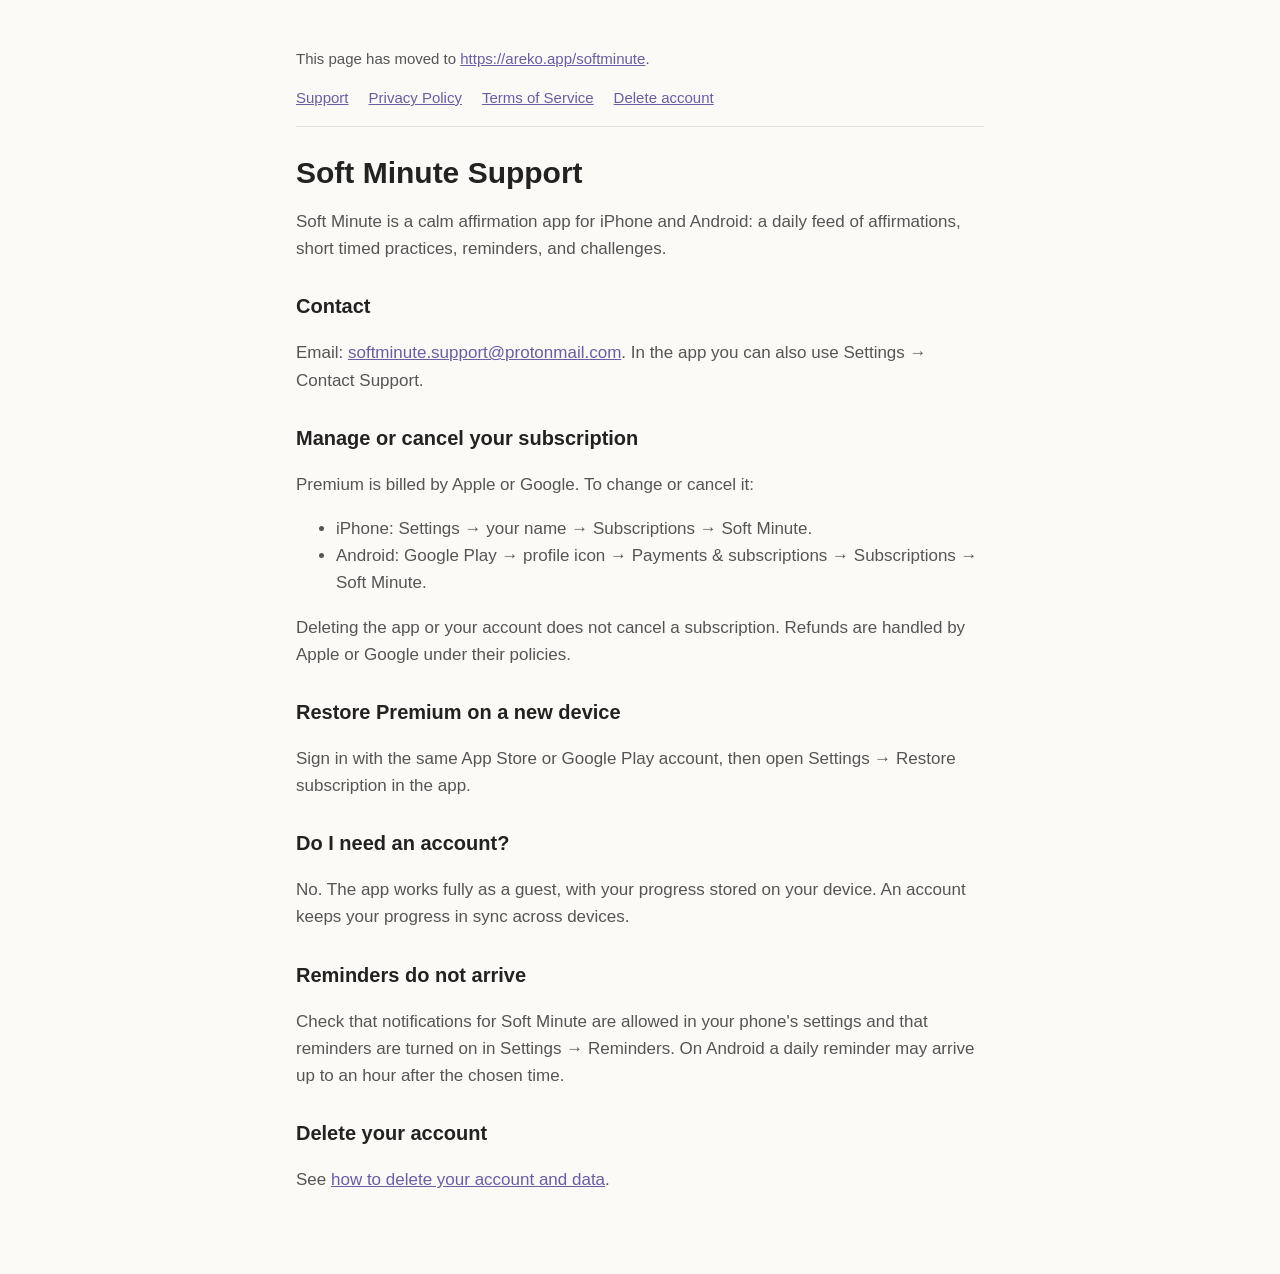
<file: index.html>
<!doctype html>
<html lang="en">
<head>
<meta charset="utf-8">
<meta name="viewport" content="width=device-width, initial-scale=1">
<title>Support · Soft Minute</title>
<link rel="canonical" href="https://areko.app/softminute">
<link rel="stylesheet" href="style.css">
</head>
<body>
<main>
<p class="updated">This page has moved to <a href="https://areko.app/softminute">https://areko.app/softminute</a>.</p>
<nav><a href="./">Support</a><a href="privacy">Privacy Policy</a><a href="terms">Terms of Service</a><a href="delete-account">Delete account</a></nav>
<h1>Soft Minute Support</h1>
<p>Soft Minute is a calm affirmation app for iPhone and Android: a daily feed of affirmations, short timed practices, reminders, and challenges.</p>

<h2>Contact</h2>
<p>Email: <a href="mailto:softminute.support@protonmail.com">softminute.support@protonmail.com</a>. In the app you can also use Settings → Contact Support.</p>

<h2>Manage or cancel your subscription</h2>
<p>Premium is billed by Apple or Google. To change or cancel it:</p>
<ul>
<li>iPhone: Settings → your name → Subscriptions → Soft Minute.</li>
<li>Android: Google Play → profile icon → Payments &amp; subscriptions → Subscriptions → Soft Minute.</li>
</ul>
<p>Deleting the app or your account does not cancel a subscription. Refunds are handled by Apple or Google under their policies.</p>

<h2>Restore Premium on a new device</h2>
<p>Sign in with the same App Store or Google Play account, then open Settings → Restore subscription in the app.</p>

<h2>Do I need an account?</h2>
<p>No. The app works fully as a guest, with your progress stored on your device. An account keeps your progress in sync across devices.</p>

<h2>Reminders do not arrive</h2>
<p>Check that notifications for Soft Minute are allowed in your phone's settings and that reminders are turned on in Settings → Reminders. On Android a daily reminder may arrive up to an hour after the chosen time.</p>

<h2>Delete your account</h2>
<p>See <a href="delete-account">how to delete your account and data</a>.</p>
</main>
</body>
</html>
</file>
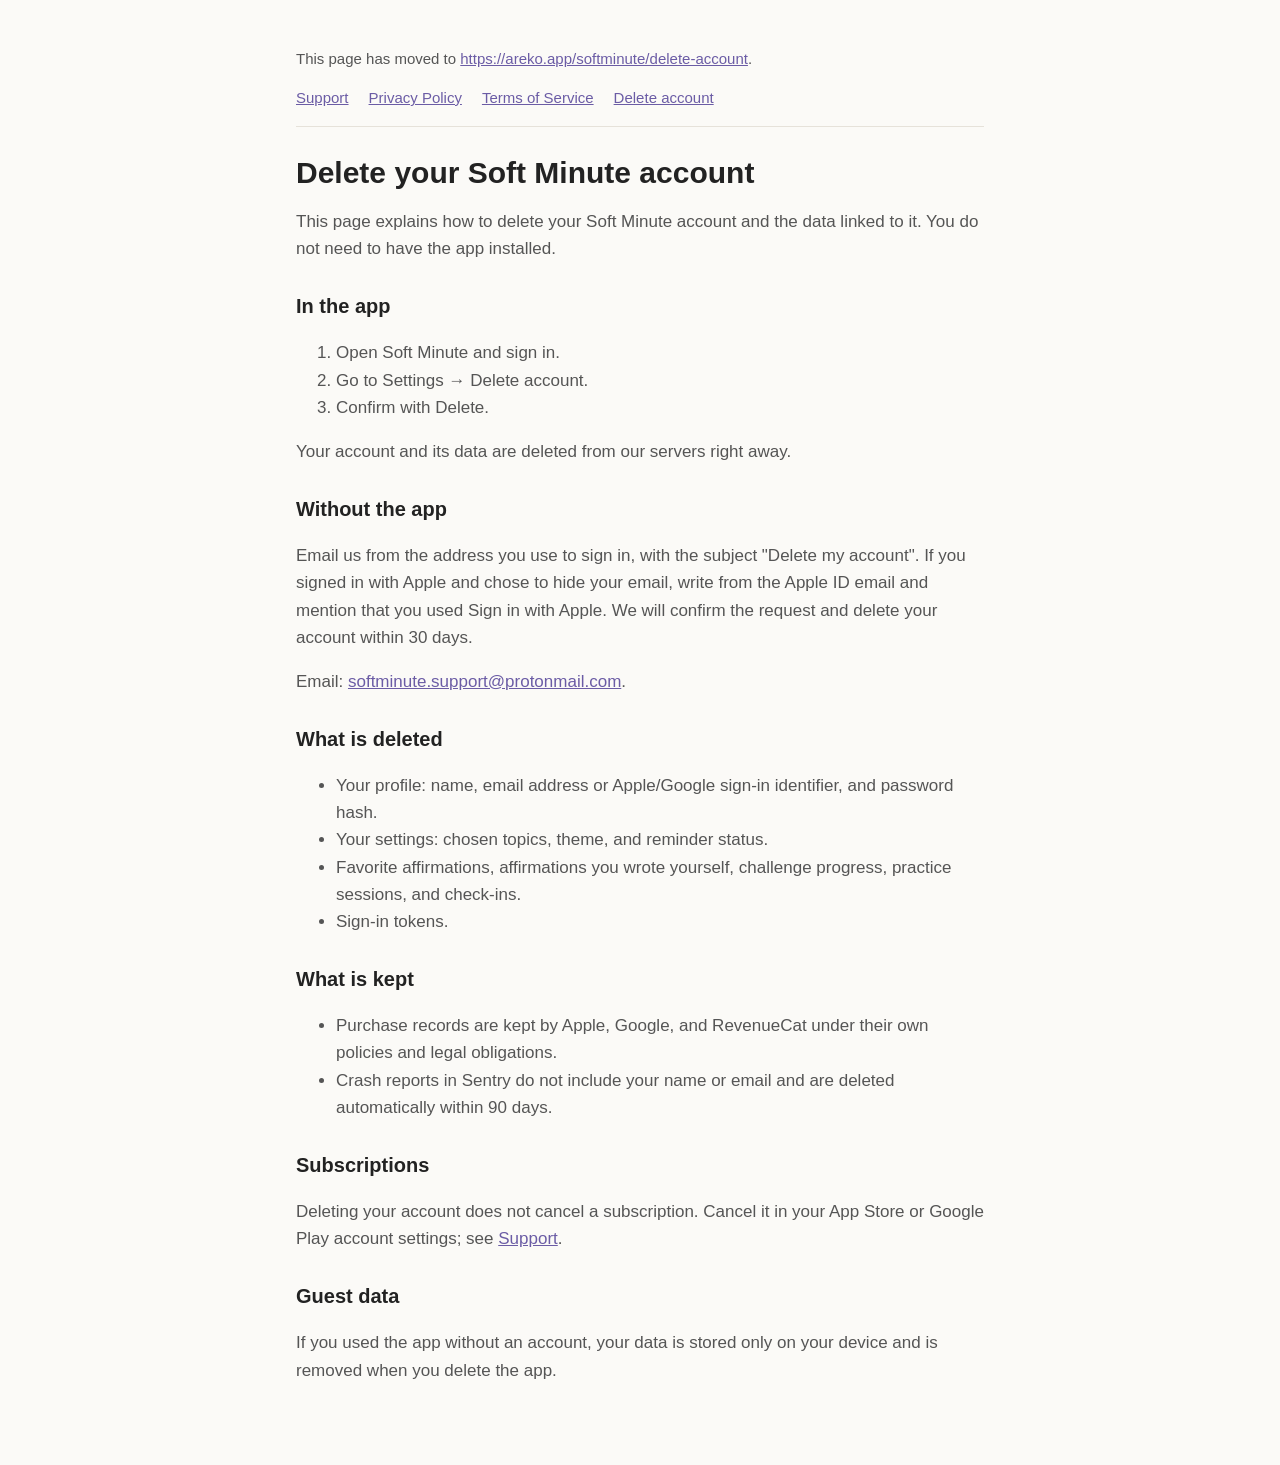
<file: delete-account.html>
<!doctype html>
<html lang="en">
<head>
<meta charset="utf-8">
<meta name="viewport" content="width=device-width, initial-scale=1">
<title>Delete account · Soft Minute</title>
<link rel="canonical" href="https://areko.app/softminute/delete-account">
<link rel="stylesheet" href="style.css">
</head>
<body>
<main>
<p class="updated">This page has moved to <a href="https://areko.app/softminute/delete-account">https://areko.app/softminute/delete-account</a>.</p>
<nav><a href="./">Support</a><a href="privacy">Privacy Policy</a><a href="terms">Terms of Service</a><a href="delete-account">Delete account</a></nav>
<h1>Delete your Soft Minute account</h1>
<p>This page explains how to delete your Soft Minute account and the data linked to it. You do not need to have the app installed.</p>

<h2>In the app</h2>
<ol>
<li>Open Soft Minute and sign in.</li>
<li>Go to Settings → Delete account.</li>
<li>Confirm with Delete.</li>
</ol>
<p>Your account and its data are deleted from our servers right away.</p>

<h2>Without the app</h2>
<p>Email us from the address you use to sign in, with the subject "Delete my account". If you signed in with Apple and chose to hide your email, write from the Apple ID email and mention that you used Sign in with Apple. We will confirm the request and delete your account within 30 days.</p>
<p>Email: <a href="mailto:softminute.support@protonmail.com">softminute.support@protonmail.com</a>.</p>

<h2>What is deleted</h2>
<ul>
<li>Your profile: name, email address or Apple/Google sign-in identifier, and password hash.</li>
<li>Your settings: chosen topics, theme, and reminder status.</li>
<li>Favorite affirmations, affirmations you wrote yourself, challenge progress, practice sessions, and check-ins.</li>
<li>Sign-in tokens.</li>
</ul>

<h2>What is kept</h2>
<ul>
<li>Purchase records are kept by Apple, Google, and RevenueCat under their own policies and legal obligations.</li>
<li>Crash reports in Sentry do not include your name or email and are deleted automatically within 90 days.</li>
</ul>

<h2>Subscriptions</h2>
<p>Deleting your account does not cancel a subscription. Cancel it in your App Store or Google Play account settings; see <a href="./">Support</a>.</p>

<h2>Guest data</h2>
<p>If you used the app without an account, your data is stored only on your device and is removed when you delete the app.</p>
</main>
</body>
</html>
</file>
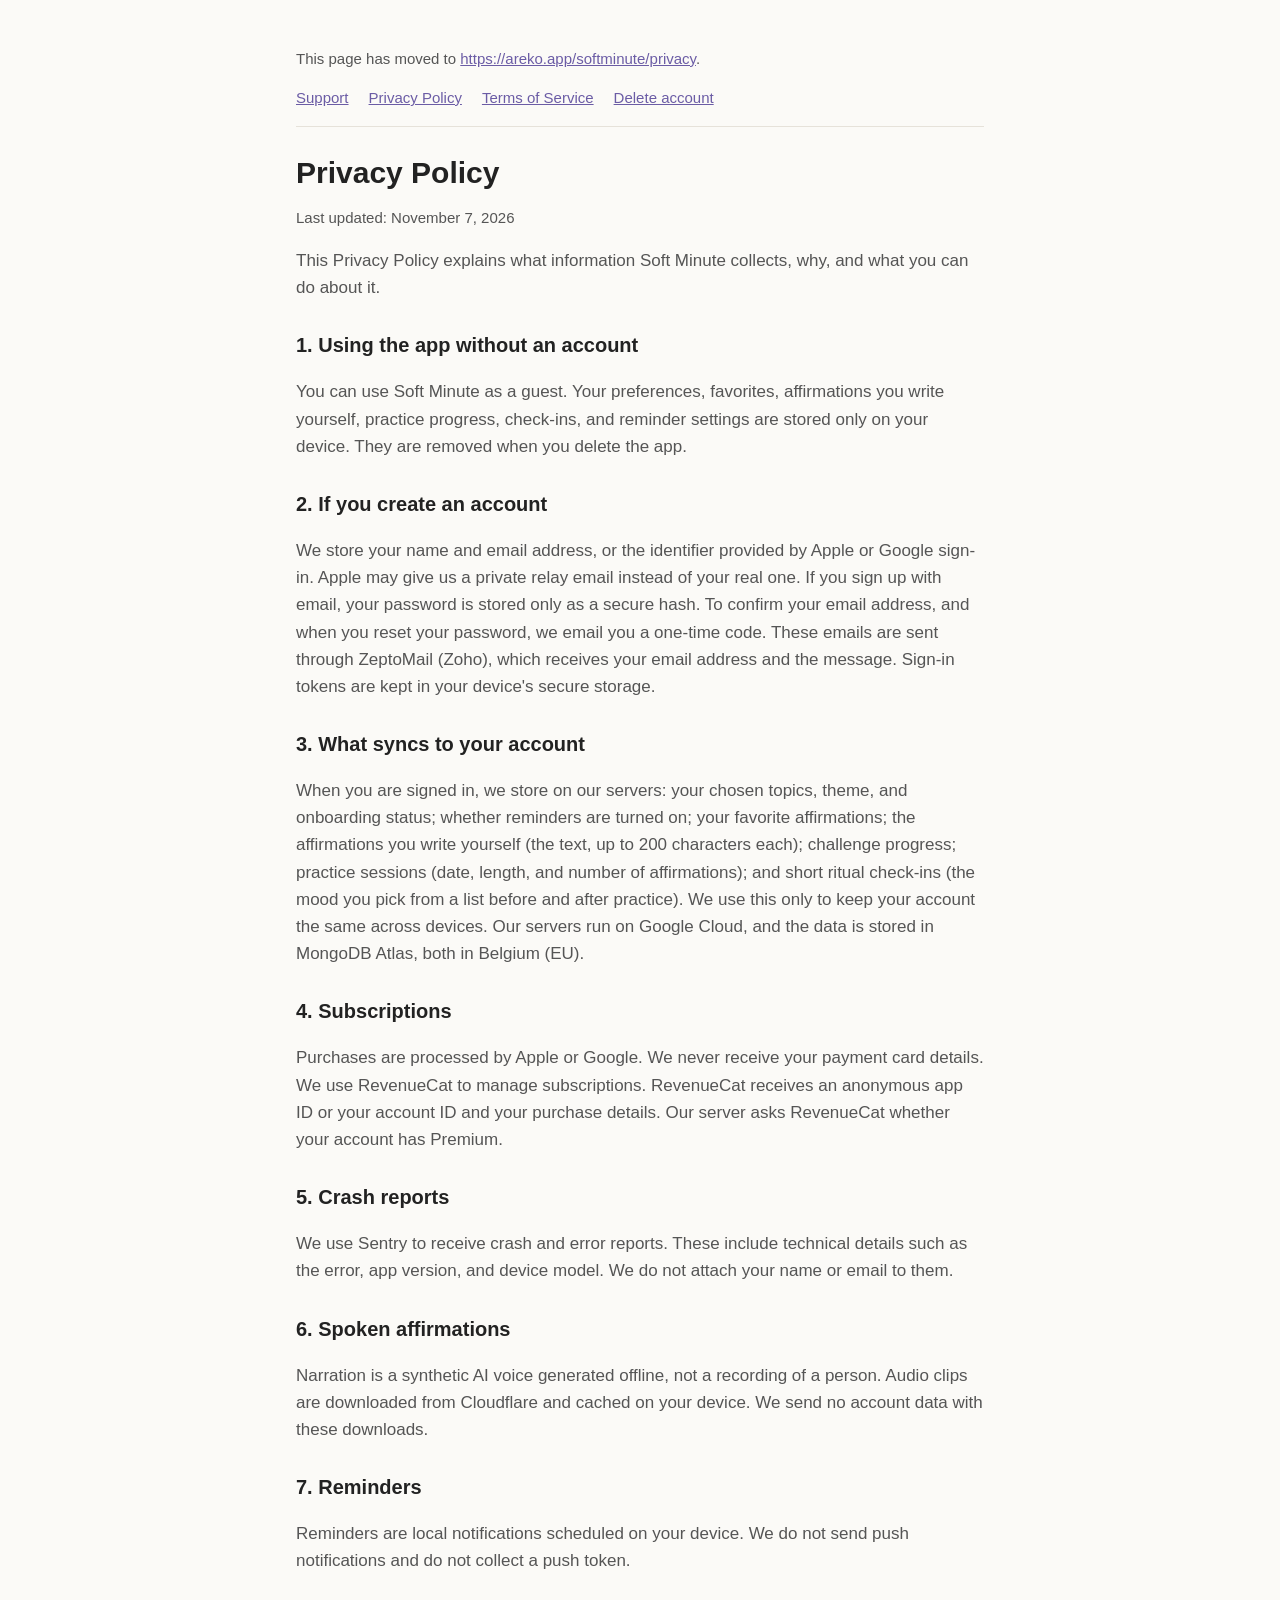
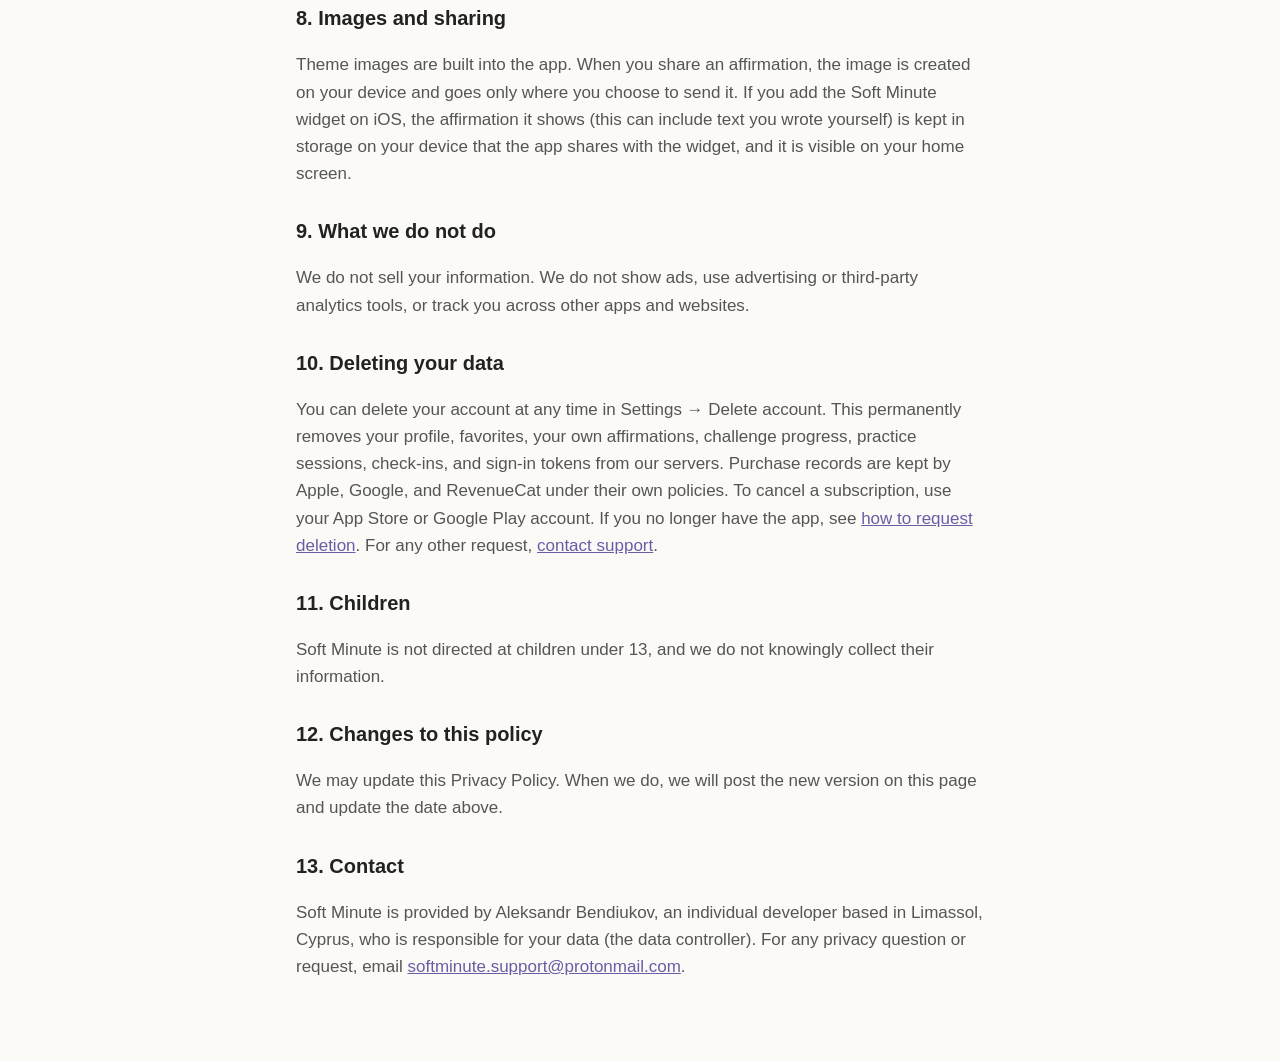
<file: privacy.html>
<!doctype html>
<html lang="en">
<head>
<meta charset="utf-8">
<meta name="viewport" content="width=device-width, initial-scale=1">
<title>Privacy Policy · Soft Minute</title>
<link rel="canonical" href="https://areko.app/softminute/privacy">
<link rel="stylesheet" href="style.css">
</head>
<body>
<main>
<p class="updated">This page has moved to <a href="https://areko.app/softminute/privacy">https://areko.app/softminute/privacy</a>.</p>
<nav><a href="./">Support</a><a href="privacy">Privacy Policy</a><a href="terms">Terms of Service</a><a href="delete-account">Delete account</a></nav>
<h1>Privacy Policy</h1>
<p class="updated">Last updated: November 7, 2026</p>
<p>This Privacy Policy explains what information Soft Minute collects, why, and what you can do about it.</p>

<h2>1. Using the app without an account</h2>
<p>You can use Soft Minute as a guest. Your preferences, favorites, affirmations you write yourself, practice progress, check-ins, and reminder settings are stored only on your device. They are removed when you delete the app.</p>

<h2>2. If you create an account</h2>
<p>We store your name and email address, or the identifier provided by Apple or Google sign-in. Apple may give us a private relay email instead of your real one. If you sign up with email, your password is stored only as a secure hash. To confirm your email address, and when you reset your password, we email you a one-time code. These emails are sent through ZeptoMail (Zoho), which receives your email address and the message. Sign-in tokens are kept in your device's secure storage.</p>

<h2>3. What syncs to your account</h2>
<p>When you are signed in, we store on our servers: your chosen topics, theme, and onboarding status; whether reminders are turned on; your favorite affirmations; the affirmations you write yourself (the text, up to 200 characters each); challenge progress; practice sessions (date, length, and number of affirmations); and short ritual check-ins (the mood you pick from a list before and after practice). We use this only to keep your account the same across devices. Our servers run on Google Cloud, and the data is stored in MongoDB Atlas, both in Belgium (EU).</p>

<h2>4. Subscriptions</h2>
<p>Purchases are processed by Apple or Google. We never receive your payment card details. We use RevenueCat to manage subscriptions. RevenueCat receives an anonymous app ID or your account ID and your purchase details. Our server asks RevenueCat whether your account has Premium.</p>

<h2>5. Crash reports</h2>
<p>We use Sentry to receive crash and error reports. These include technical details such as the error, app version, and device model. We do not attach your name or email to them.</p>

<h2>6. Spoken affirmations</h2>
<p>Narration is a synthetic AI voice generated offline, not a recording of a person. Audio clips are downloaded from Cloudflare and cached on your device. We send no account data with these downloads.</p>

<h2>7. Reminders</h2>
<p>Reminders are local notifications scheduled on your device. We do not send push notifications and do not collect a push token.</p>

<h2>8. Images and sharing</h2>
<p>Theme images are built into the app. When you share an affirmation, the image is created on your device and goes only where you choose to send it. If you add the Soft Minute widget on iOS, the affirmation it shows (this can include text you wrote yourself) is kept in storage on your device that the app shares with the widget, and it is visible on your home screen.</p>

<h2>9. What we do not do</h2>
<p>We do not sell your information. We do not show ads, use advertising or third-party analytics tools, or track you across other apps and websites.</p>

<h2>10. Deleting your data</h2>
<p>You can delete your account at any time in Settings → Delete account. This permanently removes your profile, favorites, your own affirmations, challenge progress, practice sessions, check-ins, and sign-in tokens from our servers. Purchase records are kept by Apple, Google, and RevenueCat under their own policies. To cancel a subscription, use your App Store or Google Play account. If you no longer have the app, see <a href="delete-account">how to request deletion</a>. For any other request, <a href="./">contact support</a>.</p>

<h2>11. Children</h2>
<p>Soft Minute is not directed at children under 13, and we do not knowingly collect their information.</p>

<h2>12. Changes to this policy</h2>
<p>We may update this Privacy Policy. When we do, we will post the new version on this page and update the date above.</p>

<h2>13. Contact</h2>
<p>Soft Minute is provided by Aleksandr Bendiukov, an individual developer based in Limassol, Cyprus, who is responsible for your data (the data controller). For any privacy question or request, email <a href="mailto:softminute.support@protonmail.com">softminute.support@protonmail.com</a>.</p>
</main>
</body>
</html>
</file>
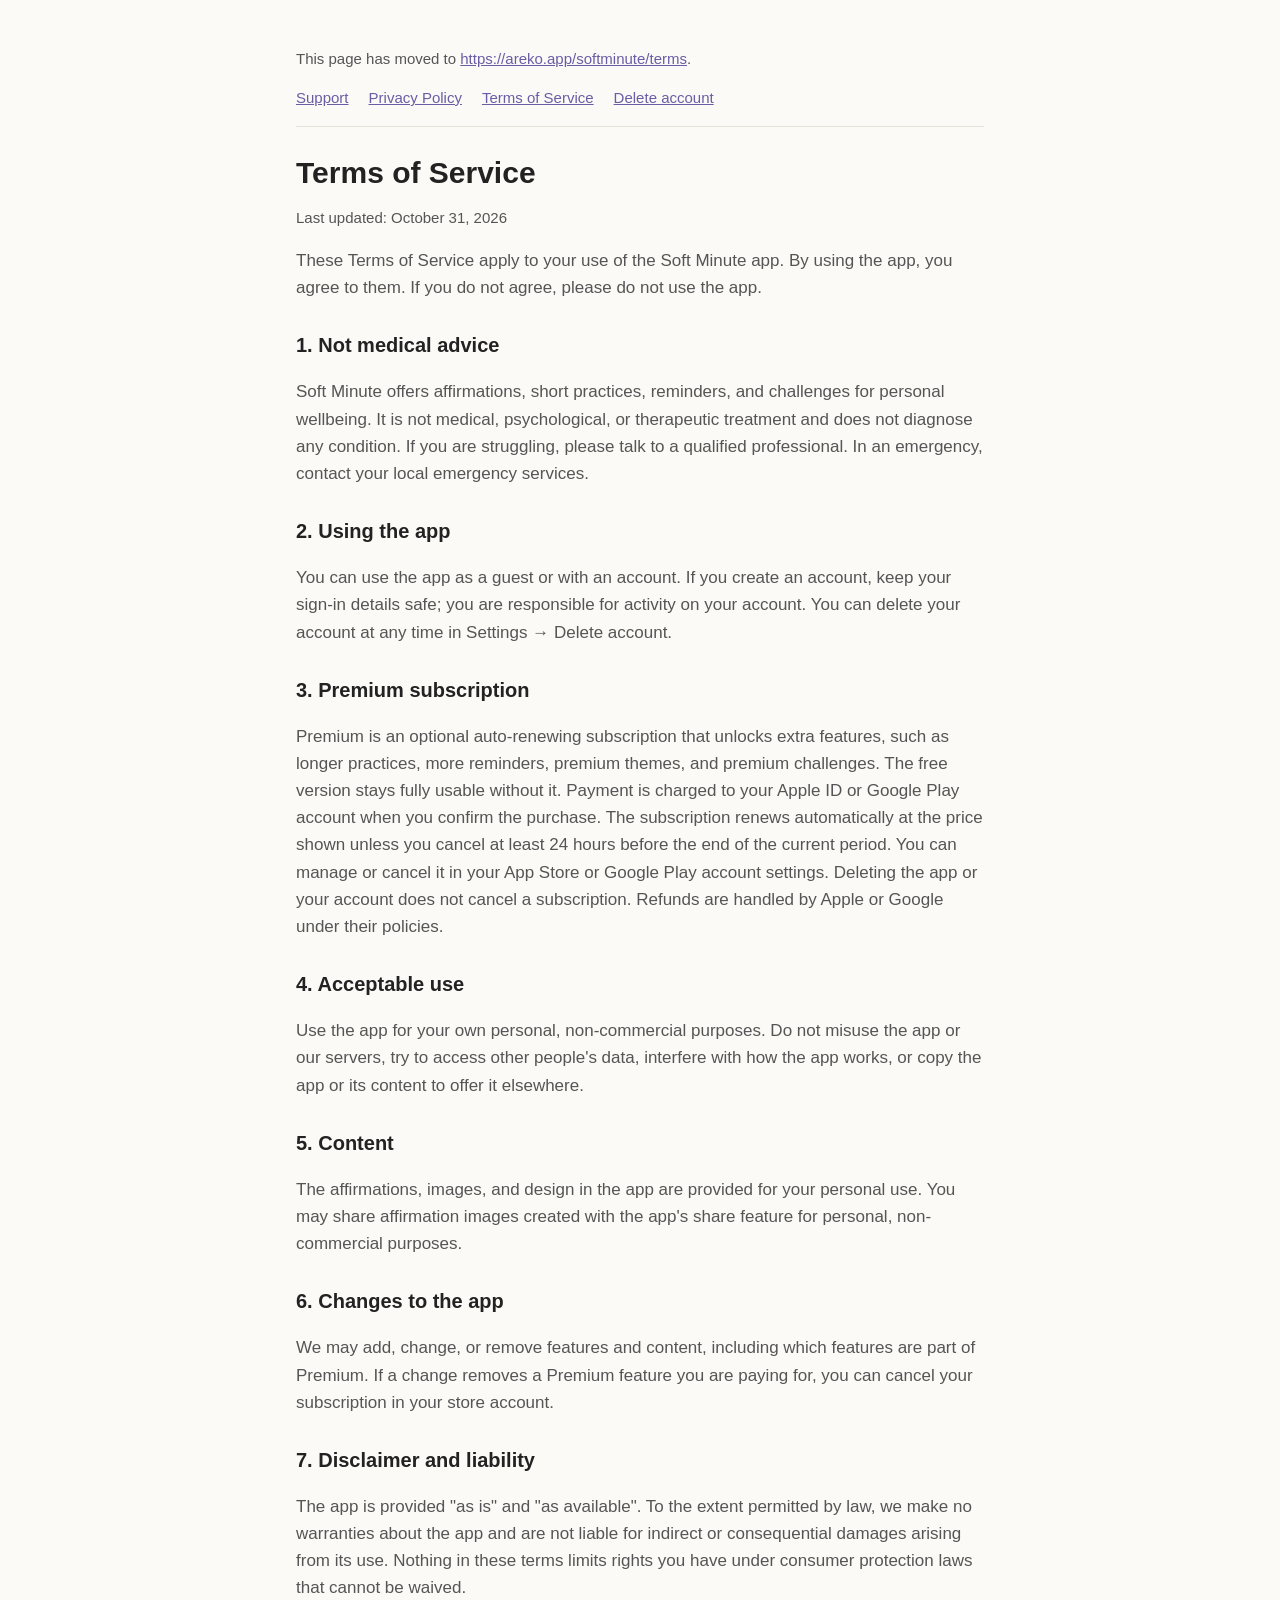
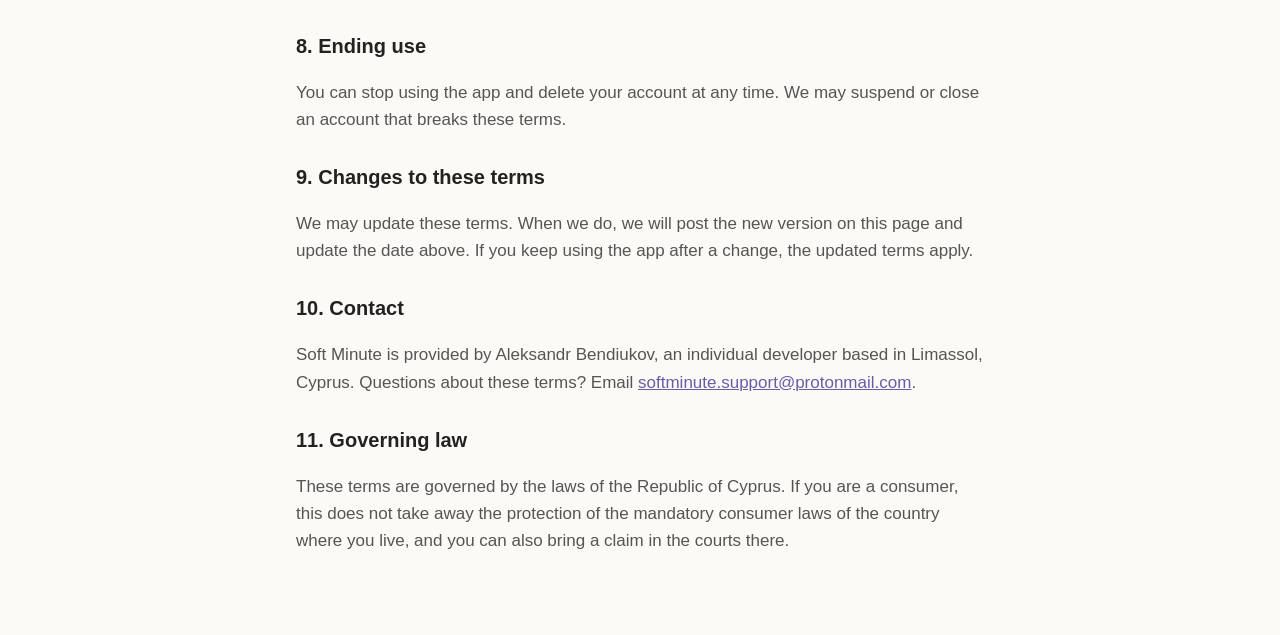
<file: terms.html>
<!doctype html>
<html lang="en">
<head>
<meta charset="utf-8">
<meta name="viewport" content="width=device-width, initial-scale=1">
<title>Terms of Service · Soft Minute</title>
<link rel="canonical" href="https://areko.app/softminute/terms">
<link rel="stylesheet" href="style.css">
</head>
<body>
<main>
<p class="updated">This page has moved to <a href="https://areko.app/softminute/terms">https://areko.app/softminute/terms</a>.</p>
<nav><a href="./">Support</a><a href="privacy">Privacy Policy</a><a href="terms">Terms of Service</a><a href="delete-account">Delete account</a></nav>
<h1>Terms of Service</h1>
<p class="updated">Last updated: October 31, 2026</p>
<p>These Terms of Service apply to your use of the Soft Minute app. By using the app, you agree to them. If you do not agree, please do not use the app.</p>

<h2>1. Not medical advice</h2>
<p>Soft Minute offers affirmations, short practices, reminders, and challenges for personal wellbeing. It is not medical, psychological, or therapeutic treatment and does not diagnose any condition. If you are struggling, please talk to a qualified professional. In an emergency, contact your local emergency services.</p>

<h2>2. Using the app</h2>
<p>You can use the app as a guest or with an account. If you create an account, keep your sign-in details safe; you are responsible for activity on your account. You can delete your account at any time in Settings → Delete account.</p>

<h2>3. Premium subscription</h2>
<p>Premium is an optional auto-renewing subscription that unlocks extra features, such as longer practices, more reminders, premium themes, and premium challenges. The free version stays fully usable without it. Payment is charged to your Apple ID or Google Play account when you confirm the purchase. The subscription renews automatically at the price shown unless you cancel at least 24 hours before the end of the current period. You can manage or cancel it in your App Store or Google Play account settings. Deleting the app or your account does not cancel a subscription. Refunds are handled by Apple or Google under their policies.</p>

<h2>4. Acceptable use</h2>
<p>Use the app for your own personal, non-commercial purposes. Do not misuse the app or our servers, try to access other people's data, interfere with how the app works, or copy the app or its content to offer it elsewhere.</p>

<h2>5. Content</h2>
<p>The affirmations, images, and design in the app are provided for your personal use. You may share affirmation images created with the app's share feature for personal, non-commercial purposes.</p>

<h2>6. Changes to the app</h2>
<p>We may add, change, or remove features and content, including which features are part of Premium. If a change removes a Premium feature you are paying for, you can cancel your subscription in your store account.</p>

<h2>7. Disclaimer and liability</h2>
<p>The app is provided "as is" and "as available". To the extent permitted by law, we make no warranties about the app and are not liable for indirect or consequential damages arising from its use. Nothing in these terms limits rights you have under consumer protection laws that cannot be waived.</p>

<h2>8. Ending use</h2>
<p>You can stop using the app and delete your account at any time. We may suspend or close an account that breaks these terms.</p>

<h2>9. Changes to these terms</h2>
<p>We may update these terms. When we do, we will post the new version on this page and update the date above. If you keep using the app after a change, the updated terms apply.</p>

<h2>10. Contact</h2>
<p>Soft Minute is provided by Aleksandr Bendiukov, an individual developer based in Limassol, Cyprus. Questions about these terms? Email <a href="mailto:softminute.support@protonmail.com">softminute.support@protonmail.com</a>.</p>

<h2>11. Governing law</h2>
<p>These terms are governed by the laws of the Republic of Cyprus. If you are a consumer, this does not take away the protection of the mandatory consumer laws of the country where you live, and you can also bring a claim in the courts there.</p>
</main>
</body>
</html>
</file>
<file: style.css>
:root { --bg: #fbfaf7; --text: #222; --muted: #555; --accent: #6b5ca5; --line: #e6e2da; }
@media (prefers-color-scheme: dark) { :root { --bg: #16151a; --text: #eee; --muted: #b5b3bb; --accent: #b3a6e8; --line: #2c2a33; } }
* { box-sizing: border-box; }
body { margin: 0; background: var(--bg); color: var(--text); font: 17px/1.6 -apple-system, BlinkMacSystemFont, "Segoe UI", Roboto, sans-serif; }
main { max-width: 720px; margin: 0 auto; padding: 32px 16px 64px; }
nav { display: flex; flex-wrap: wrap; gap: 8px 20px; padding-bottom: 16px; border-bottom: 1px solid var(--line); font-size: 15px; }
a { color: var(--accent); }
h1 { font-size: 30px; line-height: 1.2; margin: 28px 0 8px; }
h2 { font-size: 20px; margin: 28px 0 8px; }
p, li { color: var(--muted); }
.updated { font-size: 15px; }
</file>
